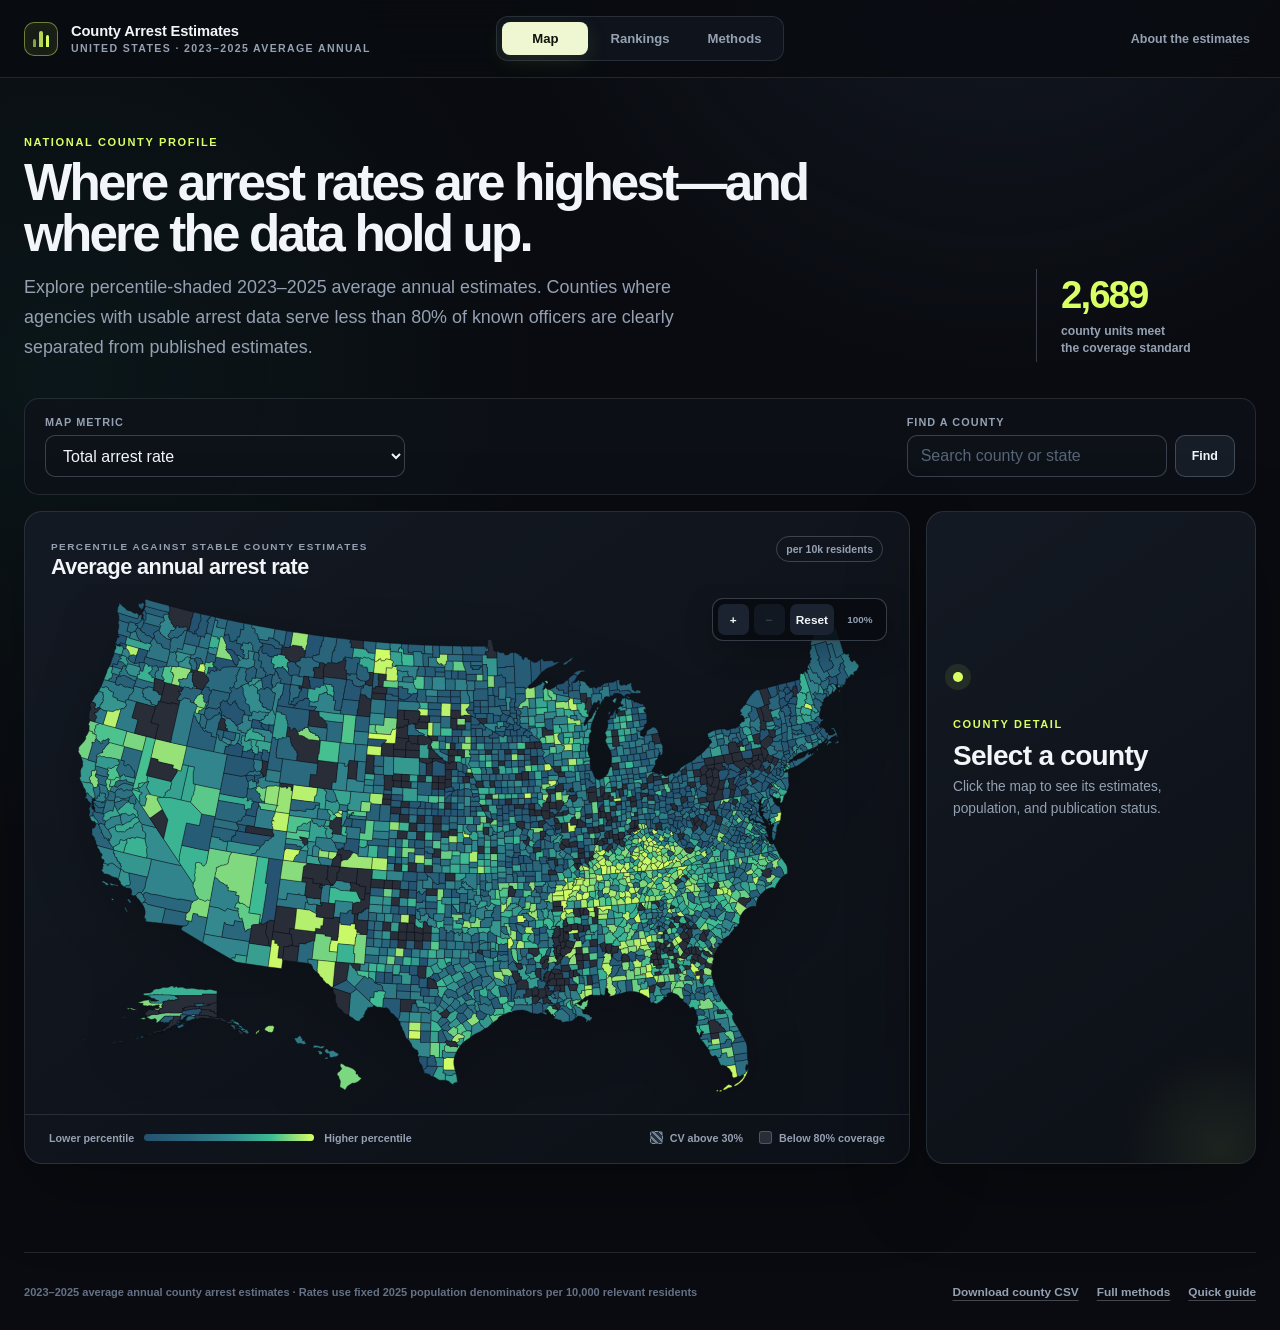
<file: index.html>
<!doctype html>
<html lang="en">
  <head>
    <meta charset="utf-8" />
    <meta name="viewport" content="width=device-width, initial-scale=1" />
    <meta
      name="description"
      content="Explore 2023–2025 average annual county arrest estimates, coverage, racial disparities, and agency contributions."
    />
    <meta name="theme-color" content="#0a0c11" />
    <title>County Arrest Estimates · 2023–2025 average annual</title>
    <link rel="stylesheet" href="assets/styles.css?v=20261027-limited-policing" />
  </head>
  <body>
    <a class="skip-link" href="#main">Skip to content</a>
    <header class="site-header">
      <a class="brand" href="#map" aria-label="County Arrest Estimates home">
        <span class="brand-mark" aria-hidden="true"><i></i><i></i><i></i></span>
        <span>
          <strong>County Arrest Estimates</strong>
          <small>United States · 2023–2025 average annual</small>
        </span>
      </a>
      <nav class="primary-nav" aria-label="Primary navigation">
        <a data-nav="map" href="#map">Map</a>
        <a data-nav="ranking" href="#ranking">Rankings</a>
        <a href="methods.html">Methods</a>
      </nav>
      <button class="method-button" id="method-button" type="button">About the estimates</button>
    </header>

    <main id="main">
      <div class="loading-shell" id="loading-shell" role="status" aria-live="polite">
        <div class="loading-orbit" aria-hidden="true"></div>
        <p>Preparing county estimates…</p>
      </div>

      <section class="view map-view" id="map-view" hidden>
        <div class="view-heading map-heading">
          <div>
            <p class="eyebrow">National county profile</p>
            <h1>Where arrest rates are highest—and where the data hold up.</h1>
            <p class="lede">
              Explore percentile-shaded 2023–2025 average annual estimates. Counties where agencies with usable arrest
              data serve less than 80% of known officers are clearly separated from published estimates.
            </p>
          </div>
          <div class="headline-stat" aria-label="Published coverage summary">
            <span id="published-count">—</span>
            <p>county units meet<br />the coverage standard</p>
          </div>
        </div>

        <div class="map-controls control-bar">
          <label class="field metric-field">
            <span>Map metric</span>
            <select id="map-metric">
              <option value="total_rate">Total arrest rate</option>
              <option value="black_low_rate">Low-level arrest rate — Black residents</option>
              <option value="black_total_rate">Total arrest rate — Black residents</option>
              <option value="low_rate">Low-level arrest rate</option>
              <option value="black_white_difference">Black–White total rate difference</option>
              <option value="black_white_low_difference">Black–White low-level rate difference</option>
            </select>
          </label>
          <form class="county-search" id="map-search-form">
            <label class="field">
              <span>Find a county</span>
              <input id="map-search" list="county-options" placeholder="Search county or state" autocomplete="off" />
            </label>
            <button class="button secondary" type="submit">Find</button>
          </form>
        </div>

        <div class="map-layout">
          <section class="map-card panel" aria-label="Interactive county map">
            <div class="map-meta">
              <div>
                <span class="kicker" id="map-metric-kicker">Percentile against stable county estimates</span>
                <h2 id="map-metric-title">Total arrest rate</h2>
              </div>
              <span class="unit-pill" id="map-metric-unit">per 10k residents</span>
            </div>
            <div class="map-stage" id="map-stage">
              <div class="map-zoom-controls" aria-label="Map zoom controls">
                <button id="map-zoom-in" type="button" aria-label="Zoom in">+</button>
                <button id="map-zoom-out" type="button" aria-label="Zoom out">−</button>
                <button id="map-zoom-reset" type="button" aria-label="Reset map zoom">Reset</button>
                <output id="map-zoom-level" aria-live="polite">100%</output>
              </div>
              <svg id="county-map" viewBox="0 0 1000 620" role="img" aria-labelledby="map-svg-title map-svg-desc">
                <title id="map-svg-title">United States county arrest estimate map</title>
                <desc id="map-svg-desc">Select a county to inspect its estimates and publication status. Zoom in, then drag the map to pan.</desc>
                <defs>
                  <pattern id="unstable-pattern" width="8" height="8" patternUnits="userSpaceOnUse" patternTransform="rotate(45)">
                    <rect width="8" height="8" fill="#27303d"></rect>
                    <rect width="2" height="8" fill="#738094"></rect>
                  </pattern>
                </defs>
                <g id="county-paths"></g>
              </svg>
              <div class="map-tooltip" id="map-tooltip" role="status" hidden></div>
            </div>
            <div class="legend" aria-label="Map legend">
              <div class="legend-gradient"><span>Lower percentile</span><i></i><span>Higher percentile</span></div>
              <div class="legend-status"><span><i class="swatch unstable"></i> CV above 30%</span><span><i class="swatch suppressed"></i> Below 80% coverage</span></div>
            </div>
          </section>

          <aside class="county-peek panel" id="county-peek" aria-live="polite">
            <div class="empty-peek">
              <span class="pulse-dot"></span>
              <p class="eyebrow">County detail</p>
              <h2>Select a county</h2>
              <p>Click the map to see its estimates, population, and publication status.</p>
            </div>
          </aside>
        </div>
      </section>

      <section class="view ranking-view" id="ranking-view" hidden>
        <div class="view-heading ranking-heading">
          <div>
            <p class="eyebrow">Custom comparison</p>
            <h1>Build a ranking that reflects what matters to you.</h1>
            <p class="lede">
              Scores are weighted averages of percentile ranks anchored to stable county estimates,
              so a single extreme value cannot overwhelm the result.
            </p>
          </div>
          <div class="score-key">
            <span>Composite score</span>
            <strong>1—99</strong>
            <small>robust percentile scale</small>
          </div>
        </div>

        <div class="ranking-layout">
          <aside class="ranking-controls panel">
            <div class="control-section">
              <p class="eyebrow">Metric weights</p>
              <h2>Tune the score</h2>
              <p class="control-note">Weights are automatically rescaled to total 100%.</p>
              <div id="weight-controls"></div>
              <button class="text-button" id="reset-weights" type="button">Reset equal weights</button>
            </div>
            <div class="control-section filters">
              <p class="eyebrow">Inclusion filters</p>
              <div class="filter-grid">
                <label class="field"><span class="range-label">Minimum population <output id="min-pop-output">No minimum</output></span><input id="min-pop" type="range" min="0" max="100" step="1" value="0" /></label>
                <label class="field"><span class="range-label">Minimum % Black <output id="min-black-pct-output">5%</output></span><input id="min-black-pct" type="range" min="0" max="100" step="1" value="5" /></label>
                <label class="field"><span>County search</span><input id="ranking-search" type="search" placeholder="Name or state" /></label>
              </div>
              <label class="switch-row">
                <input id="show-unstable-suppressed" type="checkbox" />
                <span class="switch" aria-hidden="true"></span>
                <span>Show counties with high-uncertainty or suppressed values</span>
              </label>
            </div>
          </aside>

          <section class="ranking-results panel" aria-labelledby="ranking-results-title">
            <div class="results-head">
              <div>
                <p class="eyebrow">Ranked counties</p>
                <h2 id="ranking-results-title"><span id="ranking-count">—</span> counties</h2>
              </div>
              <p class="results-note" id="ranking-note">Equal weights · published counties only</p>
            </div>
            <div class="table-wrap ranking-table-wrap">
              <table class="data-table ranking-table">
                <thead>
                  <tr>
                    <th scope="col">Rank</th>
                    <th scope="col">County</th>
                    <th scope="col">Score</th>
                    <th scope="col">Total</th>
                    <th scope="col">Low-level</th>
                    <th scope="col">Black total</th>
                    <th scope="col">Black low-level</th>
                    <th scope="col">Black–White total Δ</th>
                    <th scope="col">Black–White low Δ</th>
                    <th scope="col"><span class="sr-only">Status</span></th>
                  </tr>
                </thead>
                <tbody id="ranking-body"></tbody>
              </table>
            </div>
            <button class="button secondary load-more" id="load-more" type="button">Show 50 more</button>
          </section>
        </div>
      </section>

      <section class="view county-view" id="county-view" hidden>
        <div id="county-content"></div>
      </section>
    </main>

    <footer class="site-footer">
      <p>2023–2025 average annual county arrest estimates · Rates use fixed 2025 population denominators per 10,000 relevant residents</p>
      <div class="footer-actions">
        <a class="text-button" href="data/county-metrics.csv?v=20261027-limited-policing" download>Download county CSV</a>
        <a class="text-button" href="methods.html">Full methods</a>
        <button class="text-button" id="method-footer-button" type="button">Quick guide</button>
      </div>
    </footer>

    <dialog class="method-dialog" id="method-dialog">
      <button class="dialog-close" id="method-close" type="button" aria-label="Close">×</button>
      <p class="eyebrow">Reading the estimates</p>
      <h2>Publication, stability, and interpretation</h2>
      <div class="method-grid">
        <section>
          <span class="method-number">01</span>
          <h3>Coverage first</h3>
          <p>County estimates are generally published when at least 80% of officers are at agencies with one or more credible reporting years during 2023–2025. Selected Florida agency-year sources replace missing national data and NIBRS years whose corrected Florida count is at least twice as high; Florida agency rows reflect those replacements. California county-year sources replace corresponding county components where temporal imputation would otherwise be used. A non-sheriff agency-year with fewer than one corrected arrest per full-time officer is treated as having no usable report.</p>
        </section>
        <section>
          <span class="method-number">02</span>
          <h3>Process-noise uncertainty</h3>
          <p>Each metric has an approximate 90% credible interval based on an NB2 model for ordinary year-to-year count variation. A metric is visually suppressed on the map when its coefficient of variation exceeds 30%. These intervals do not include uncertainty from reporting corrections, source translation, or imputation.</p>
        </section>
        <section>
          <span class="method-number">03</span>
          <h3>Robust comparison</h3>
          <p>Each metric’s percentiles and quartiles are defined using published counties whose NB2 coefficient of variation is no greater than 30%. Higher-uncertainty estimates are then located within that reference distribution without influencing it.</p>
        </section>
        <section>
          <span class="method-number">04</span>
          <h3>Race-specific rates</h3>
          <p>Black arrest numerators use directly reported Black-race shares when available and validated estimates otherwise. Black denominators are Black-alone ACS residents; White denominators are non-Hispanic White-alone residents.</p>
        </section>
      </div>
      <div class="dialog-footnote">
        <strong>These are statistical estimates, not exact counts.</strong>
        Use county cautions and agency provenance to understand how much modeling or data transformation contributes to a result.
        <a href="methods.html">Read the full technical methods.</a>
      </div>
    </dialog>

    <datalist id="county-options"></datalist>
    <script src="assets/app.js?v=20261027-limited-policing" defer></script>
  </body>
</html>
</file>
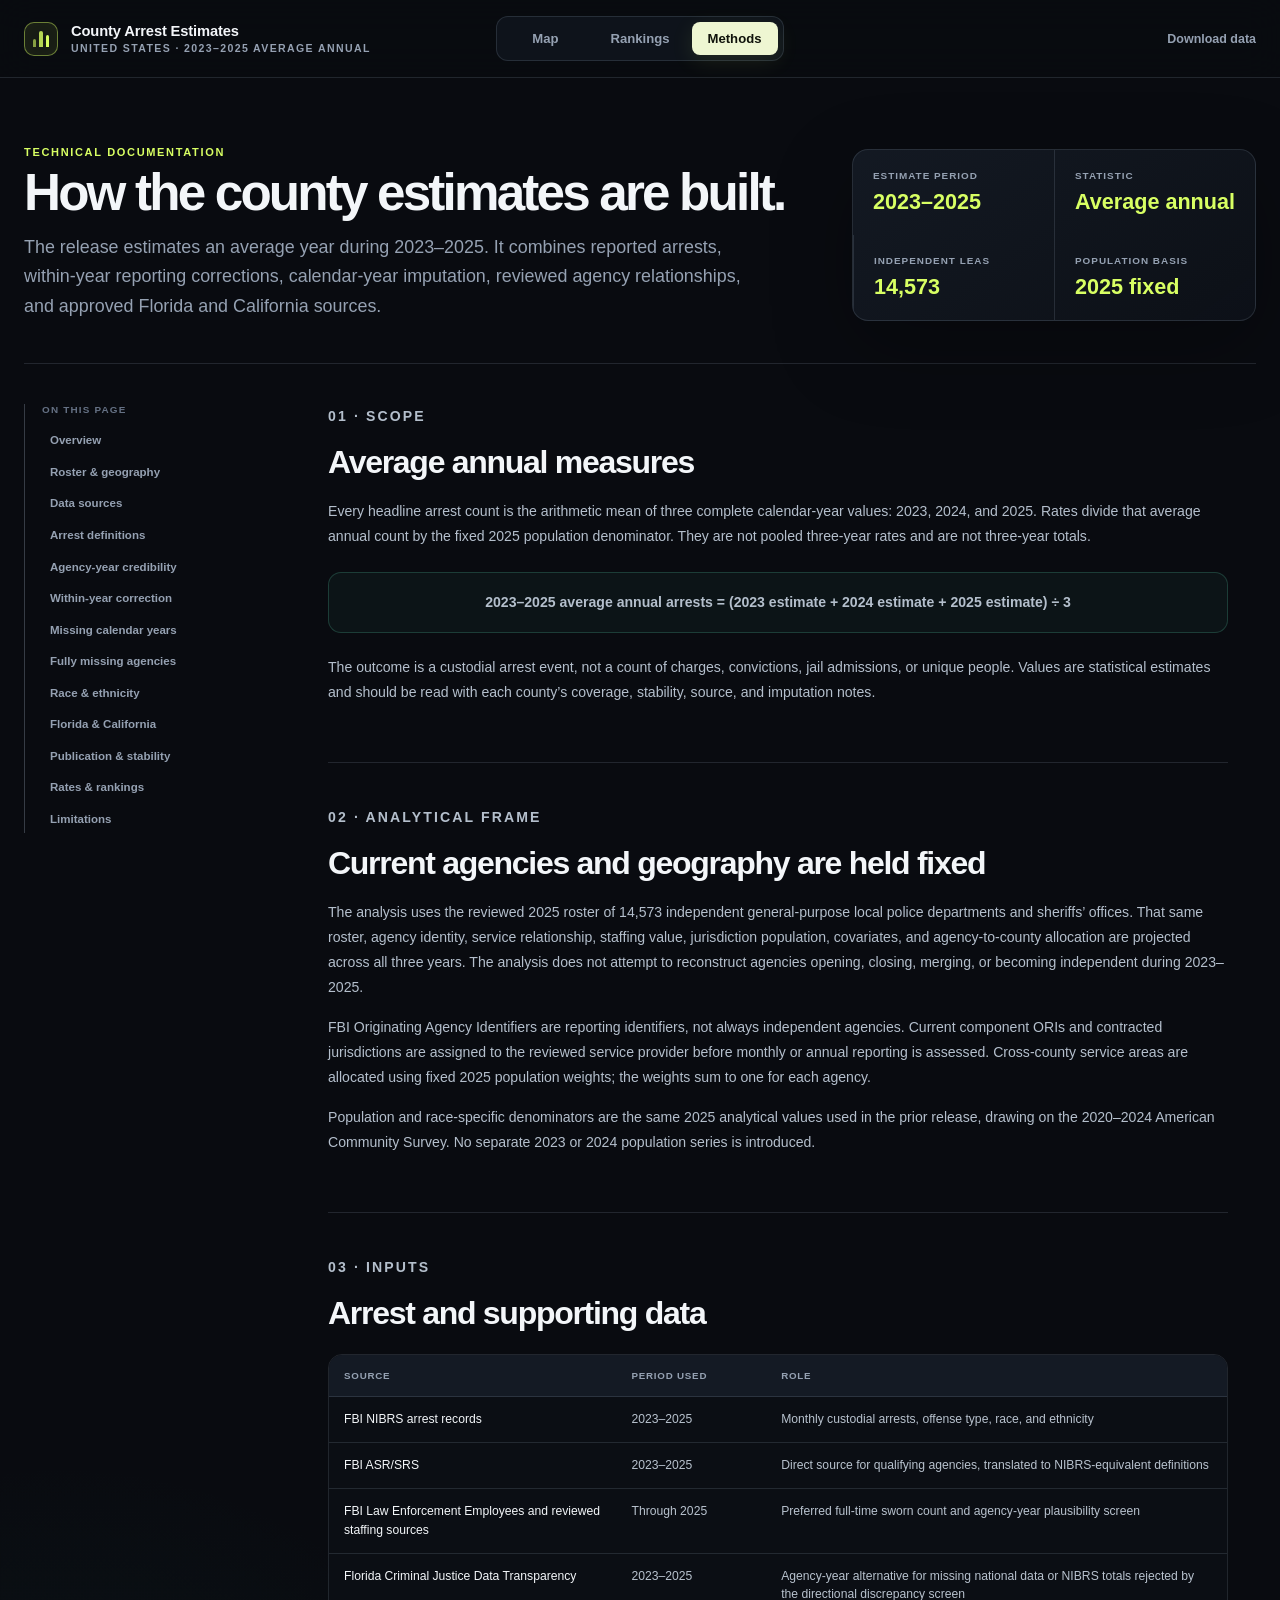
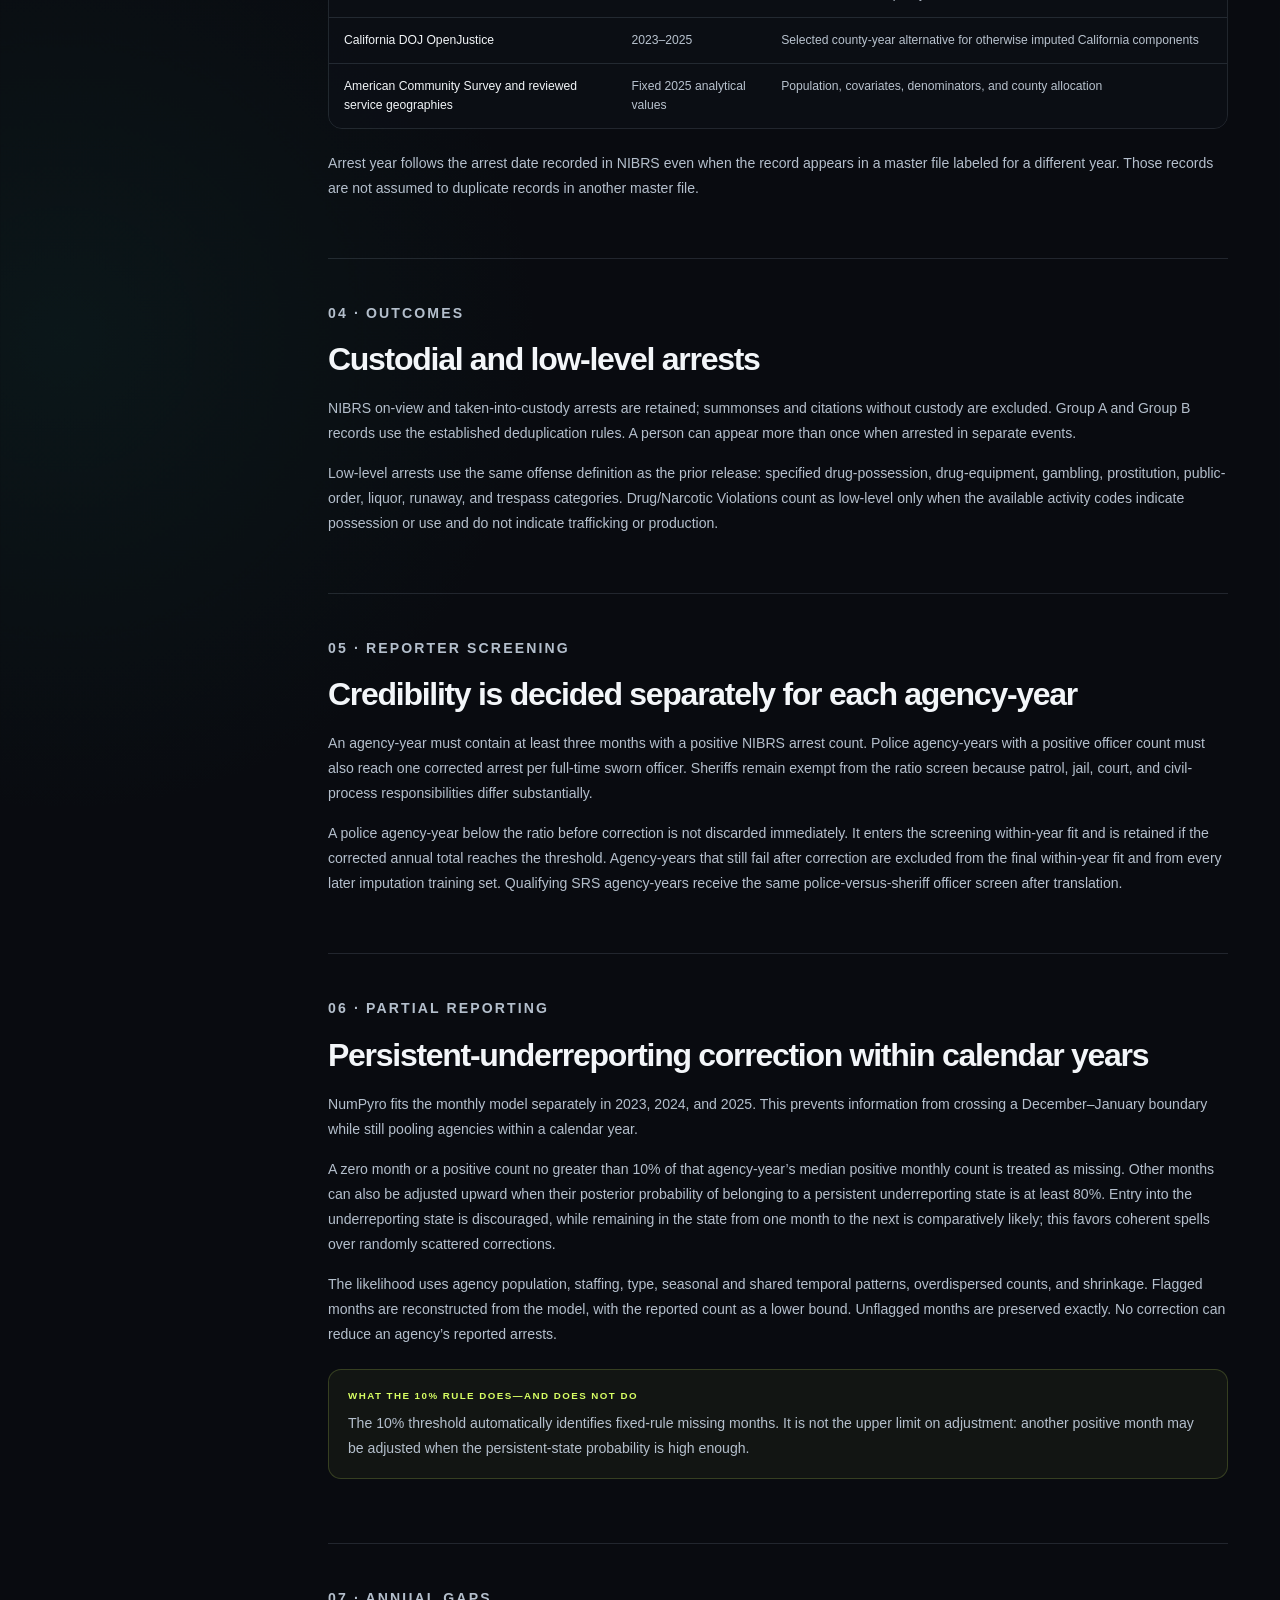
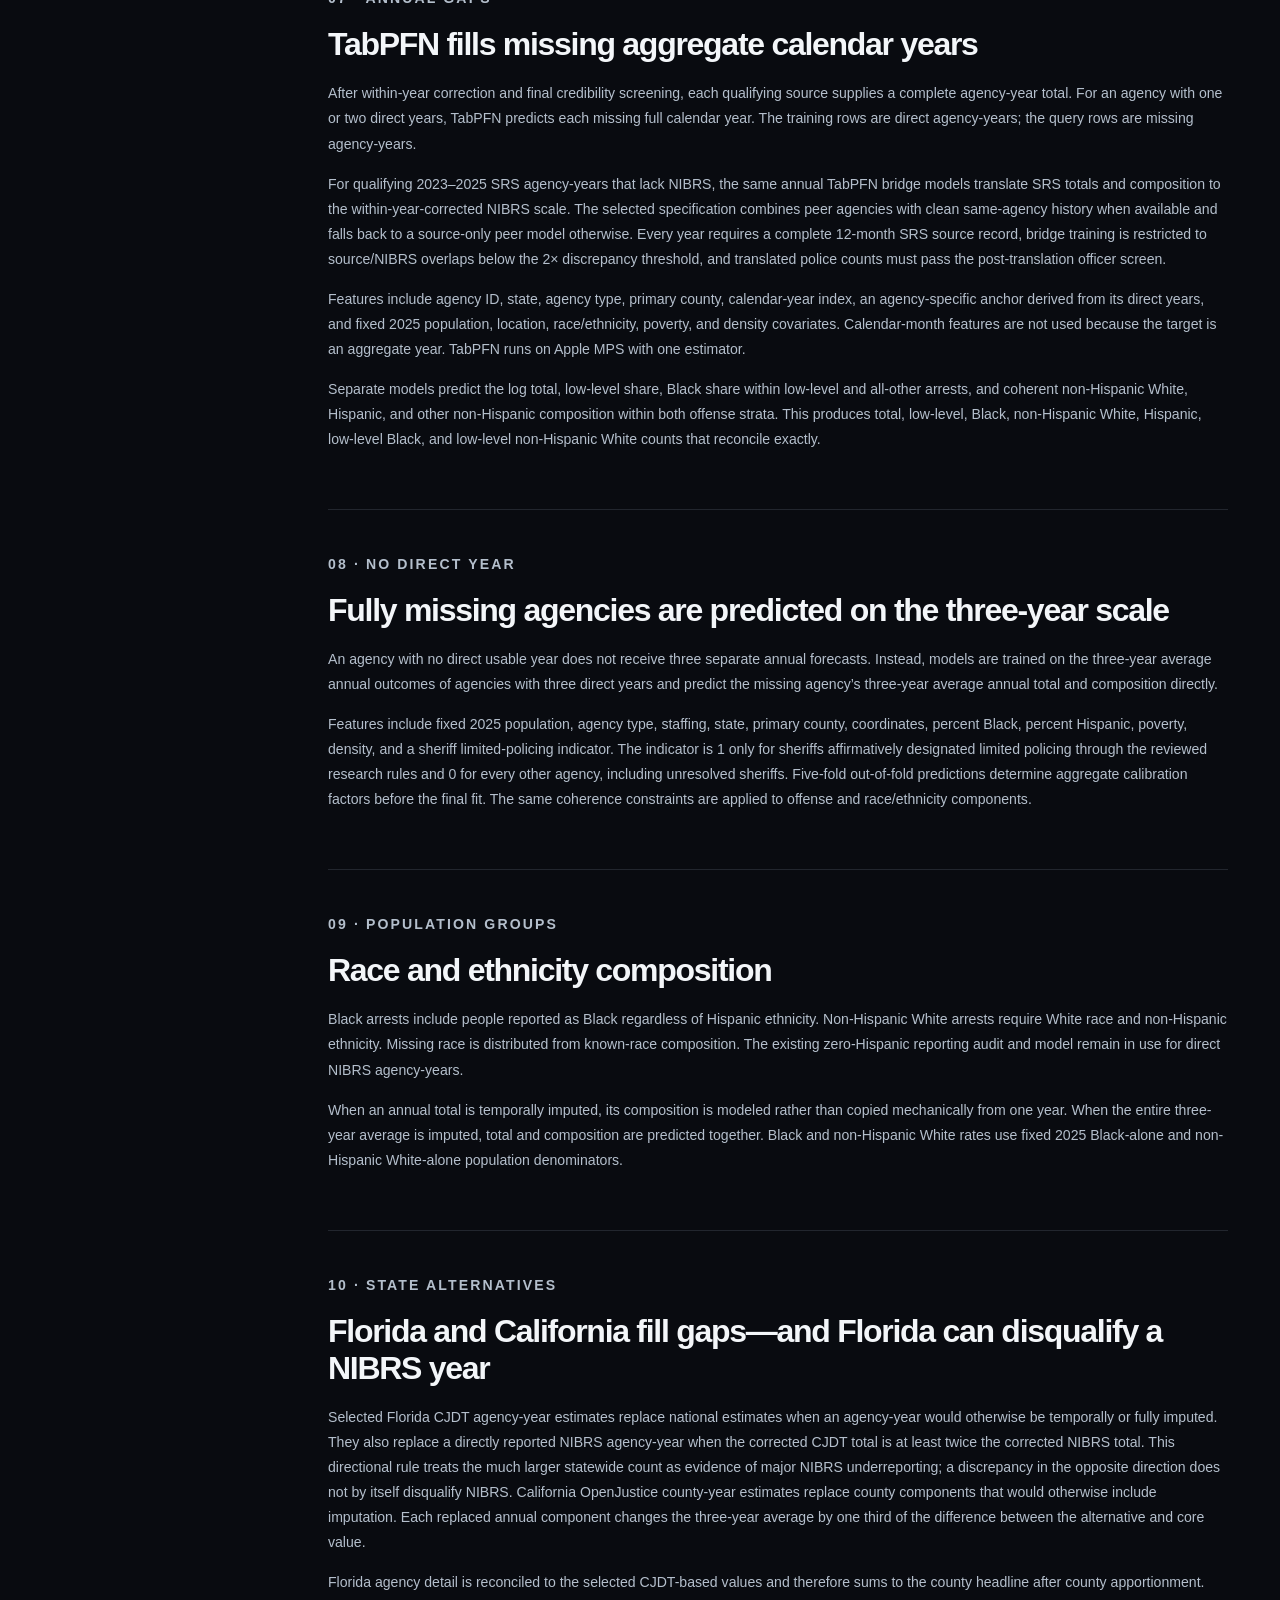
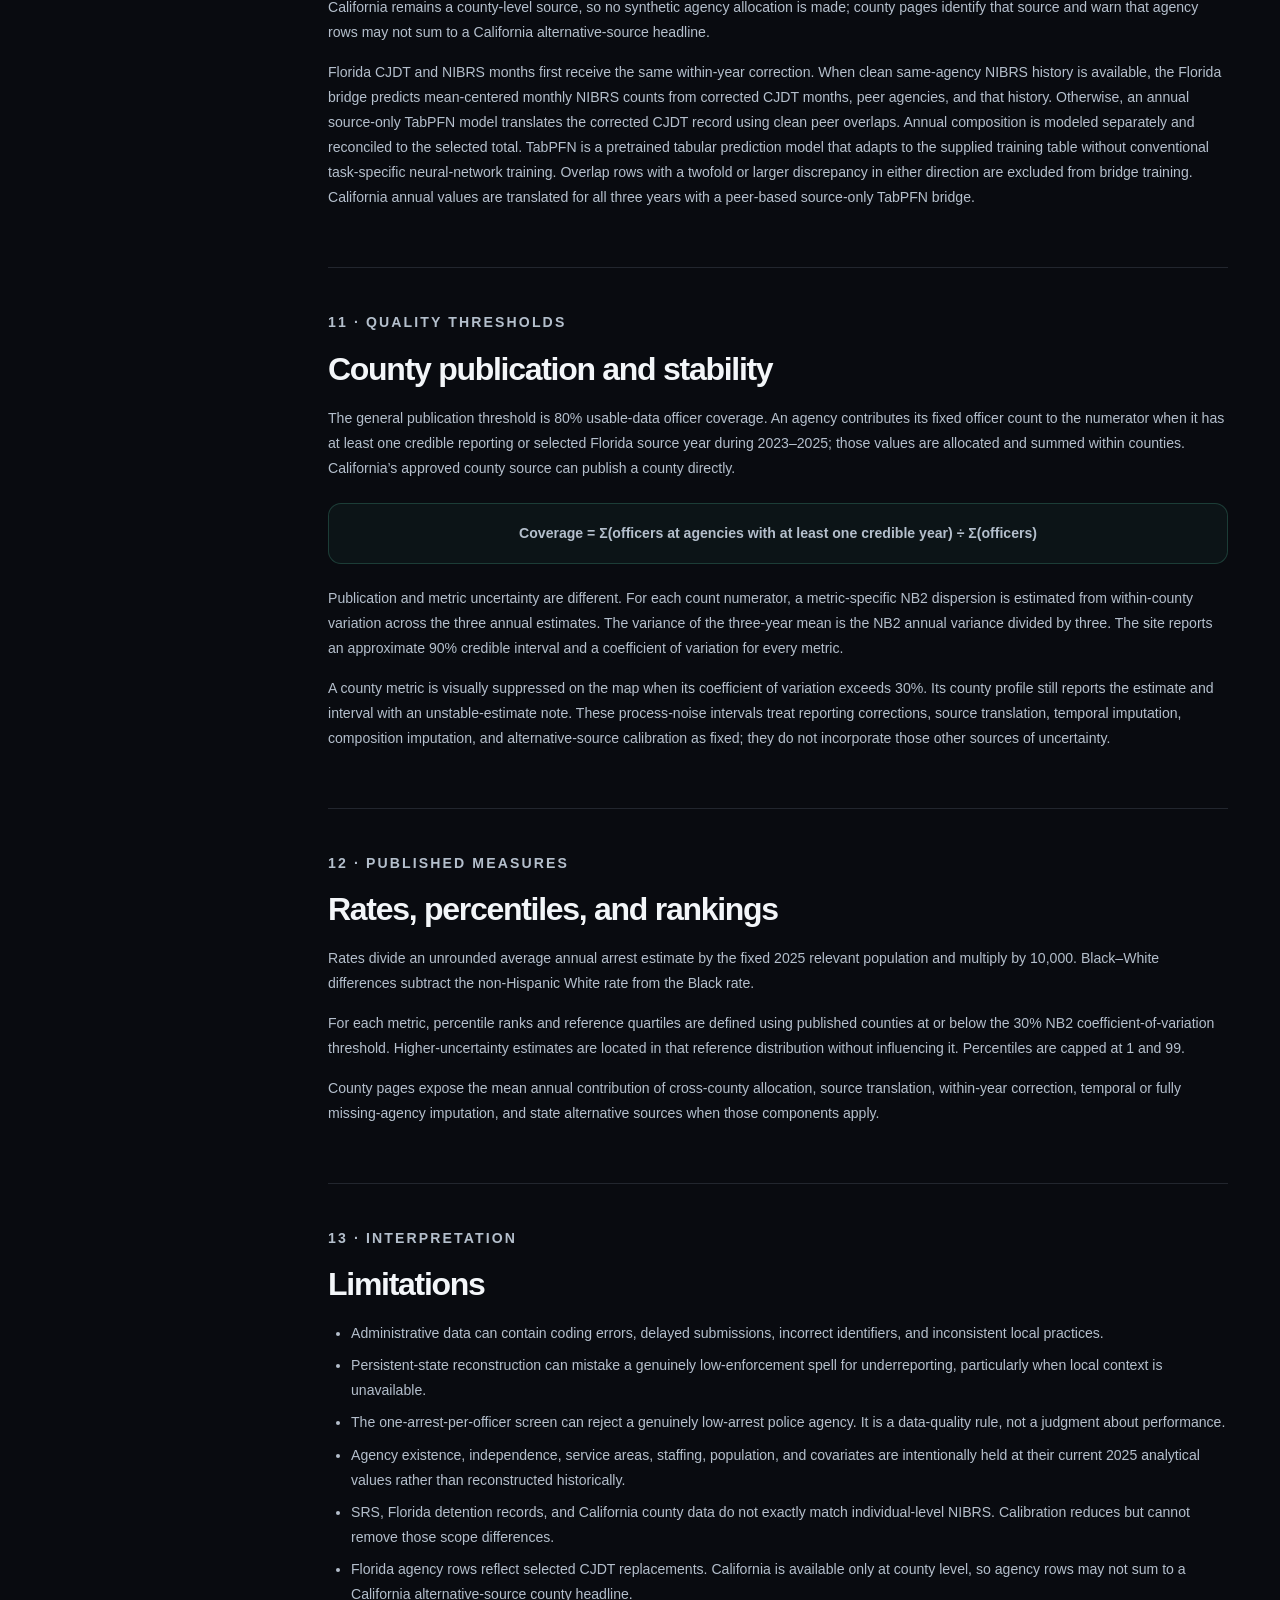
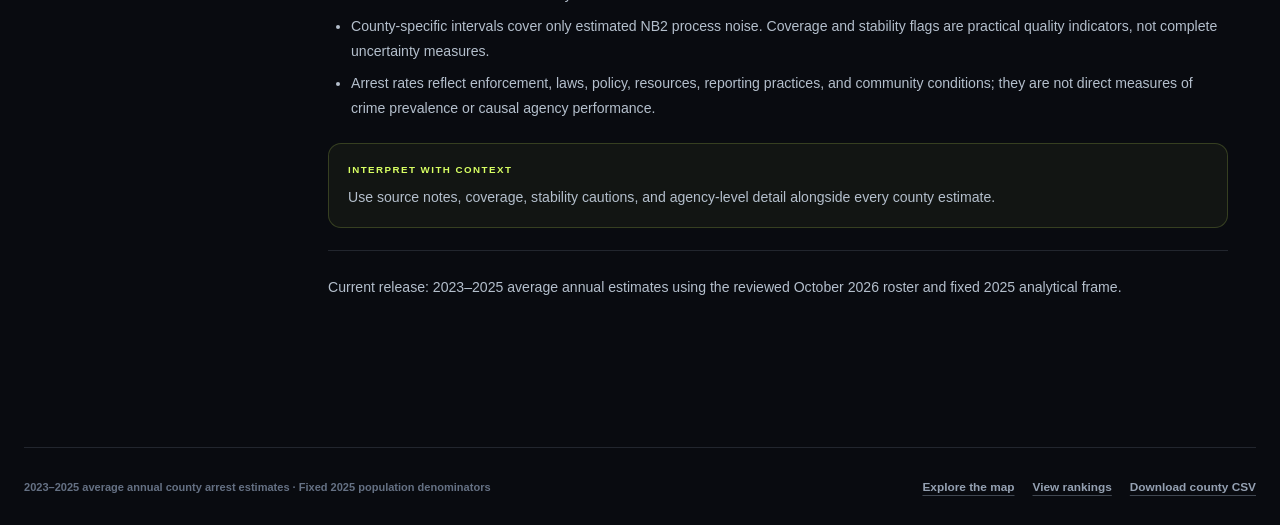
<file: methods.html>
<!doctype html>
<html lang="en">
  <head>
    <meta charset="utf-8" />
    <meta name="viewport" content="width=device-width, initial-scale=1" />
    <meta name="description" content="Methods for the 2023–2025 average annual county arrest estimates." />
    <meta name="theme-color" content="#0a0c11" />
    <title>Methods · County Arrest Estimates</title>
    <link rel="stylesheet" href="assets/styles.css?v=20261027-limited-policing" />
  </head>
  <body>
    <a class="skip-link" href="#main">Skip to content</a>
    <header class="site-header">
      <a class="brand" href="./#map" aria-label="County Arrest Estimates home">
        <span class="brand-mark" aria-hidden="true"><i></i><i></i><i></i></span>
        <span><strong>County Arrest Estimates</strong><small>United States · 2023–2025 average annual</small></span>
      </a>
      <nav class="primary-nav" aria-label="Primary navigation">
        <a href="./#map">Map</a><a href="./#ranking">Rankings</a>
        <a class="active" href="methods.html" aria-current="page">Methods</a>
      </nav>
      <a class="method-button" href="data/county-metrics.csv?v=20261027-limited-policing" download>Download data</a>
    </header>

    <main class="methods-main" id="main">
      <header class="methods-hero">
        <div class="methods-hero-copy">
          <p class="eyebrow">Technical documentation</p>
          <h1>How the county estimates are built.</h1>
          <p class="lede">The release estimates an average year during 2023–2025. It combines reported arrests, within-year reporting corrections, calendar-year imputation, reviewed agency relationships, and approved Florida and California sources.</p>
        </div>
        <div class="methods-release" aria-label="Release summary">
          <div><span>Estimate period</span><strong>2023–2025</strong></div>
          <div><span>Statistic</span><strong>Average annual</strong></div>
          <div><span>Independent LEAs</span><strong>14,573</strong></div>
          <div><span>Population basis</span><strong>2025 fixed</strong></div>
        </div>
      </header>

      <div class="methods-layout">
        <nav class="methods-toc" aria-label="Methods sections">
          <span>On this page</span>
          <a href="#overview">Overview</a><a href="#roster">Roster &amp; geography</a>
          <a href="#sources">Data sources</a><a href="#definitions">Arrest definitions</a>
          <a href="#credibility">Agency-year credibility</a><a href="#within-year">Within-year correction</a>
          <a href="#missing-years">Missing calendar years</a><a href="#fully-missing">Fully missing agencies</a>
          <a href="#composition">Race &amp; ethnicity</a><a href="#alternatives">Florida &amp; California</a>
          <a href="#publication">Publication &amp; stability</a><a href="#rates">Rates &amp; rankings</a>
          <a href="#limitations">Limitations</a>
        </nav>

        <article class="methods-article">
          <section class="methods-section" id="overview">
            <p class="eyebrow">01 · Scope</p><h2>Average annual measures</h2>
            <p>Every headline arrest count is the arithmetic mean of three complete calendar-year values: 2023, 2024, and 2025. Rates divide that average annual count by the fixed 2025 population denominator. They are not pooled three-year rates and are not three-year totals.</p>
            <div class="methods-formula"><p>2023–2025 average annual arrests = (2023 estimate + 2024 estimate + 2025 estimate) ÷ 3</p></div>
            <p>The outcome is a custodial arrest event, not a count of charges, convictions, jail admissions, or unique people. Values are statistical estimates and should be read with each county’s coverage, stability, source, and imputation notes.</p>
          </section>

          <section class="methods-section" id="roster">
            <p class="eyebrow">02 · Analytical frame</p><h2>Current agencies and geography are held fixed</h2>
            <p>The analysis uses the reviewed 2025 roster of 14,573 independent general-purpose local police departments and sheriffs’ offices. That same roster, agency identity, service relationship, staffing value, jurisdiction population, covariates, and agency-to-county allocation are projected across all three years. The analysis does not attempt to reconstruct agencies opening, closing, merging, or becoming independent during 2023–2025.</p>
            <p>FBI Originating Agency Identifiers are reporting identifiers, not always independent agencies. Current component ORIs and contracted jurisdictions are assigned to the reviewed service provider before monthly or annual reporting is assessed. Cross-county service areas are allocated using fixed 2025 population weights; the weights sum to one for each agency.</p>
            <p>Population and race-specific denominators are the same 2025 analytical values used in the prior release, drawing on the 2020–2024 American Community Survey. No separate 2023 or 2024 population series is introduced.</p>
          </section>

          <section class="methods-section" id="sources">
            <p class="eyebrow">03 · Inputs</p><h2>Arrest and supporting data</h2>
            <div class="methods-table-wrap"><table class="methods-table">
              <thead><tr><th>Source</th><th>Period used</th><th>Role</th></tr></thead>
              <tbody>
                <tr><td>FBI NIBRS arrest records</td><td>2023–2025</td><td>Monthly custodial arrests, offense type, race, and ethnicity</td></tr>
                <tr><td>FBI ASR/SRS</td><td>2023–2025</td><td>Direct source for qualifying agencies, translated to NIBRS-equivalent definitions</td></tr>
                <tr><td>FBI Law Enforcement Employees and reviewed staffing sources</td><td>Through 2025</td><td>Preferred full-time sworn count and agency-year plausibility screen</td></tr>
                <tr><td>Florida Criminal Justice Data Transparency</td><td>2023–2025</td><td>Agency-year alternative for missing national data or NIBRS totals rejected by the directional discrepancy screen</td></tr>
                <tr><td>California DOJ OpenJustice</td><td>2023–2025</td><td>Selected county-year alternative for otherwise imputed California components</td></tr>
                <tr><td>American Community Survey and reviewed service geographies</td><td>Fixed 2025 analytical values</td><td>Population, covariates, denominators, and county allocation</td></tr>
              </tbody>
            </table></div>
            <p>Arrest year follows the arrest date recorded in NIBRS even when the record appears in a master file labeled for a different year. Those records are not assumed to duplicate records in another master file.</p>
          </section>

          <section class="methods-section" id="definitions">
            <p class="eyebrow">04 · Outcomes</p><h2>Custodial and low-level arrests</h2>
            <p>NIBRS on-view and taken-into-custody arrests are retained; summonses and citations without custody are excluded. Group A and Group B records use the established deduplication rules. A person can appear more than once when arrested in separate events.</p>
            <p>Low-level arrests use the same offense definition as the prior release: specified drug-possession, drug-equipment, gambling, prostitution, public-order, liquor, runaway, and trespass categories. Drug/Narcotic Violations count as low-level only when the available activity codes indicate possession or use and do not indicate trafficking or production.</p>
          </section>

          <section class="methods-section" id="credibility">
            <p class="eyebrow">05 · Reporter screening</p><h2>Credibility is decided separately for each agency-year</h2>
            <p>An agency-year must contain at least three months with a positive NIBRS arrest count. Police agency-years with a positive officer count must also reach one corrected arrest per full-time sworn officer. Sheriffs remain exempt from the ratio screen because patrol, jail, court, and civil-process responsibilities differ substantially.</p>
            <p>A police agency-year below the ratio before correction is not discarded immediately. It enters the screening within-year fit and is retained if the corrected annual total reaches the threshold. Agency-years that still fail after correction are excluded from the final within-year fit and from every later imputation training set. Qualifying SRS agency-years receive the same police-versus-sheriff officer screen after translation.</p>
          </section>

          <section class="methods-section" id="within-year">
            <p class="eyebrow">06 · Partial reporting</p><h2>Persistent-underreporting correction within calendar years</h2>
            <p>NumPyro fits the monthly model separately in 2023, 2024, and 2025. This prevents information from crossing a December–January boundary while still pooling agencies within a calendar year.</p>
            <p>A zero month or a positive count no greater than 10% of that agency-year’s median positive monthly count is treated as missing. Other months can also be adjusted upward when their posterior probability of belonging to a persistent underreporting state is at least 80%. Entry into the underreporting state is discouraged, while remaining in the state from one month to the next is comparatively likely; this favors coherent spells over randomly scattered corrections.</p>
            <p>The likelihood uses agency population, staffing, type, seasonal and shared temporal patterns, overdispersed counts, and shrinkage. Flagged months are reconstructed from the model, with the reported count as a lower bound. Unflagged months are preserved exactly. No correction can reduce an agency’s reported arrests.</p>
            <div class="methods-callout"><p class="eyebrow">What the 10% rule does—and does not do</p><p>The 10% threshold automatically identifies fixed-rule missing months. It is not the upper limit on adjustment: another positive month may be adjusted when the persistent-state probability is high enough.</p></div>
          </section>

          <section class="methods-section" id="missing-years">
            <p class="eyebrow">07 · Annual gaps</p><h2>TabPFN fills missing aggregate calendar years</h2>
            <p>After within-year correction and final credibility screening, each qualifying source supplies a complete agency-year total. For an agency with one or two direct years, TabPFN predicts each missing full calendar year. The training rows are direct agency-years; the query rows are missing agency-years.</p>
            <p>For qualifying 2023–2025 SRS agency-years that lack NIBRS, the same annual TabPFN bridge models translate SRS totals and composition to the within-year-corrected NIBRS scale. The selected specification combines peer agencies with clean same-agency history when available and falls back to a source-only peer model otherwise. Every year requires a complete 12-month SRS source record, bridge training is restricted to source/NIBRS overlaps below the 2× discrepancy threshold, and translated police counts must pass the post-translation officer screen.</p>
            <p>Features include agency ID, state, agency type, primary county, calendar-year index, an agency-specific anchor derived from its direct years, and fixed 2025 population, location, race/ethnicity, poverty, and density covariates. Calendar-month features are not used because the target is an aggregate year. TabPFN runs on Apple MPS with one estimator.</p>
            <p>Separate models predict the log total, low-level share, Black share within low-level and all-other arrests, and coherent non-Hispanic White, Hispanic, and other non-Hispanic composition within both offense strata. This produces total, low-level, Black, non-Hispanic White, Hispanic, low-level Black, and low-level non-Hispanic White counts that reconcile exactly.</p>
          </section>

          <section class="methods-section" id="fully-missing">
            <p class="eyebrow">08 · No direct year</p><h2>Fully missing agencies are predicted on the three-year scale</h2>
            <p>An agency with no direct usable year does not receive three separate annual forecasts. Instead, models are trained on the three-year average annual outcomes of agencies with three direct years and predict the missing agency’s three-year average annual total and composition directly.</p>
            <p>Features include fixed 2025 population, agency type, staffing, state, primary county, coordinates, percent Black, percent Hispanic, poverty, density, and a sheriff limited-policing indicator. The indicator is 1 only for sheriffs affirmatively designated limited policing through the reviewed research rules and 0 for every other agency, including unresolved sheriffs. Five-fold out-of-fold predictions determine aggregate calibration factors before the final fit. The same coherence constraints are applied to offense and race/ethnicity components.</p>
          </section>

          <section class="methods-section" id="composition">
            <p class="eyebrow">09 · Population groups</p><h2>Race and ethnicity composition</h2>
            <p>Black arrests include people reported as Black regardless of Hispanic ethnicity. Non-Hispanic White arrests require White race and non-Hispanic ethnicity. Missing race is distributed from known-race composition. The existing zero-Hispanic reporting audit and model remain in use for direct NIBRS agency-years.</p>
            <p>When an annual total is temporally imputed, its composition is modeled rather than copied mechanically from one year. When the entire three-year average is imputed, total and composition are predicted together. Black and non-Hispanic White rates use fixed 2025 Black-alone and non-Hispanic White-alone population denominators.</p>
          </section>

          <section class="methods-section" id="alternatives">
            <p class="eyebrow">10 · State alternatives</p><h2>Florida and California fill gaps—and Florida can disqualify a NIBRS year</h2>
            <p>Selected Florida CJDT agency-year estimates replace national estimates when an agency-year would otherwise be temporally or fully imputed. They also replace a directly reported NIBRS agency-year when the corrected CJDT total is at least twice the corrected NIBRS total. This directional rule treats the much larger statewide count as evidence of major NIBRS underreporting; a discrepancy in the opposite direction does not by itself disqualify NIBRS. California OpenJustice county-year estimates replace county components that would otherwise include imputation. Each replaced annual component changes the three-year average by one third of the difference between the alternative and core value.</p>
            <p>Florida agency detail is reconciled to the selected CJDT-based values and therefore sums to the county headline after county apportionment. California remains a county-level source, so no synthetic agency allocation is made; county pages identify that source and warn that agency rows may not sum to a California alternative-source headline.</p>
            <p>Florida CJDT and NIBRS months first receive the same within-year correction. When clean same-agency NIBRS history is available, the Florida bridge predicts mean-centered monthly NIBRS counts from corrected CJDT months, peer agencies, and that history. Otherwise, an annual source-only TabPFN model translates the corrected CJDT record using clean peer overlaps. Annual composition is modeled separately and reconciled to the selected total. TabPFN is a pretrained tabular prediction model that adapts to the supplied training table without conventional task-specific neural-network training. Overlap rows with a twofold or larger discrepancy in either direction are excluded from bridge training. California annual values are translated for all three years with a peer-based source-only TabPFN bridge.</p>
          </section>

          <section class="methods-section" id="publication">
            <p class="eyebrow">11 · Quality thresholds</p><h2>County publication and stability</h2>
            <p>The general publication threshold is 80% usable-data officer coverage. An agency contributes its fixed officer count to the numerator when it has at least one credible reporting or selected Florida source year during 2023–2025; those values are allocated and summed within counties. California’s approved county source can publish a county directly.</p>
            <div class="methods-formula"><p>Coverage = Σ(officers at agencies with at least one credible year) ÷ Σ(officers)</p></div>
            <p>Publication and metric uncertainty are different. For each count numerator, a metric-specific NB2 dispersion is estimated from within-county variation across the three annual estimates. The variance of the three-year mean is the NB2 annual variance divided by three. The site reports an approximate 90% credible interval and a coefficient of variation for every metric.</p>
            <p>A county metric is visually suppressed on the map when its coefficient of variation exceeds 30%. Its county profile still reports the estimate and interval with an unstable-estimate note. These process-noise intervals treat reporting corrections, source translation, temporal imputation, composition imputation, and alternative-source calibration as fixed; they do not incorporate those other sources of uncertainty.</p>
          </section>

          <section class="methods-section" id="rates">
            <p class="eyebrow">12 · Published measures</p><h2>Rates, percentiles, and rankings</h2>
            <p>Rates divide an unrounded average annual arrest estimate by the fixed 2025 relevant population and multiply by 10,000. Black–White differences subtract the non-Hispanic White rate from the Black rate.</p>
            <p>For each metric, percentile ranks and reference quartiles are defined using published counties at or below the 30% NB2 coefficient-of-variation threshold. Higher-uncertainty estimates are located in that reference distribution without influencing it. Percentiles are capped at 1 and 99.</p>
            <p>County pages expose the mean annual contribution of cross-county allocation, source translation, within-year correction, temporal or fully missing-agency imputation, and state alternative sources when those components apply.</p>
          </section>

          <section class="methods-section" id="limitations">
            <p class="eyebrow">13 · Interpretation</p><h2>Limitations</h2>
            <ul>
              <li>Administrative data can contain coding errors, delayed submissions, incorrect identifiers, and inconsistent local practices.</li>
              <li>Persistent-state reconstruction can mistake a genuinely low-enforcement spell for underreporting, particularly when local context is unavailable.</li>
              <li>The one-arrest-per-officer screen can reject a genuinely low-arrest police agency. It is a data-quality rule, not a judgment about performance.</li>
              <li>Agency existence, independence, service areas, staffing, population, and covariates are intentionally held at their current 2025 analytical values rather than reconstructed historically.</li>
              <li>SRS, Florida detention records, and California county data do not exactly match individual-level NIBRS. Calibration reduces but cannot remove those scope differences.</li>
              <li>Florida agency rows reflect selected CJDT replacements. California is available only at county level, so agency rows may not sum to a California alternative-source county headline.</li>
              <li>County-specific intervals cover only estimated NB2 process noise. Coverage and stability flags are practical quality indicators, not complete uncertainty measures.</li>
              <li>Arrest rates reflect enforcement, laws, policy, resources, reporting practices, and community conditions; they are not direct measures of crime prevalence or causal agency performance.</li>
            </ul>
            <div class="methods-callout"><p class="eyebrow">Interpret with context</p><p>Use source notes, coverage, stability cautions, and agency-level detail alongside every county estimate.</p></div>
            <p class="methods-footer-note">Current release: 2023–2025 average annual estimates using the reviewed October 2026 roster and fixed 2025 analytical frame.</p>
          </section>
        </article>
      </div>
    </main>

    <footer class="site-footer">
      <p>2023–2025 average annual county arrest estimates · Fixed 2025 population denominators</p>
      <div class="footer-actions"><a class="text-button" href="./#map">Explore the map</a><a class="text-button" href="./#ranking">View rankings</a><a class="text-button" href="data/county-metrics.csv?v=20261027-limited-policing" download>Download county CSV</a></div>
    </footer>
  </body>
</html>
</file>
<file: assets/styles.css>
:root {
  color-scheme: dark;
  --bg: #090b10;
  --bg-soft: #0d1118;
  --panel: rgba(18, 23, 32, 0.88);
  --panel-strong: #141a24;
  --line: rgba(184, 201, 222, 0.14);
  --line-strong: rgba(184, 201, 222, 0.26);
  --text: #f3f6f9;
  --muted: #95a1b2;
  --faint: #657184;
  --acid: #d8ff63;
  --mint: #5fe0b7;
  --cyan: #63c6e8;
  --amber: #ffca68;
  --coral: #ff7a8a;
  --violet: #9b8cff;
  --suppressed: #282d38;
  --radius: 18px;
  --shadow: 0 26px 80px rgba(0, 0, 0, 0.28);
  --max: 1500px;
}

* {
  box-sizing: border-box;
}

[hidden] {
  display: none !important;
}

html {
  background: var(--bg);
  scroll-behavior: smooth;
}

body {
  margin: 0;
  min-width: 320px;
  min-height: 100vh;
  background:
    radial-gradient(circle at 78% -10%, rgba(82, 104, 145, 0.16), transparent 32rem),
    radial-gradient(circle at 5% 28%, rgba(36, 160, 135, 0.08), transparent 30rem),
    var(--bg);
  color: var(--text);
  font-family: Inter, ui-sans-serif, -apple-system, BlinkMacSystemFont, "Segoe UI", sans-serif;
  font-feature-settings: "tnum" 1, "ss01" 1;
  -webkit-font-smoothing: antialiased;
}

button,
input,
select {
  font: inherit;
}

button,
a,
input,
select {
  outline-color: var(--acid);
  outline-offset: 3px;
}

a {
  color: inherit;
}

.skip-link {
  position: fixed;
  z-index: 100;
  top: 12px;
  left: 12px;
  transform: translateY(-200%);
  border-radius: 8px;
  background: var(--acid);
  color: #11150a;
  padding: 10px 14px;
  font-weight: 800;
}

.skip-link:focus {
  transform: none;
}

.site-header {
  position: sticky;
  z-index: 30;
  top: 0;
  display: grid;
  grid-template-columns: 1fr auto 1fr;
  align-items: center;
  min-height: 78px;
  padding: 0 max(24px, calc((100vw - var(--max)) / 2));
  border-bottom: 1px solid var(--line);
  background: rgba(9, 11, 16, 0.82);
  backdrop-filter: blur(18px);
}

.brand {
  display: inline-flex;
  align-items: center;
  gap: 13px;
  width: fit-content;
  text-decoration: none;
}

.brand strong,
.brand small {
  display: block;
}

.brand strong {
  font-size: 0.92rem;
  letter-spacing: -0.01em;
}

.brand small {
  margin-top: 3px;
  color: var(--muted);
  font-size: 0.66rem;
  font-weight: 700;
  letter-spacing: 0.13em;
  text-transform: uppercase;
}

.brand-mark {
  position: relative;
  display: inline-flex;
  align-items: end;
  gap: 3px;
  width: 34px;
  height: 34px;
  padding: 8px;
  border: 1px solid rgba(216, 255, 99, 0.45);
  border-radius: 10px;
  background: rgba(216, 255, 99, 0.06);
  box-shadow: inset 0 0 24px rgba(216, 255, 99, 0.05);
}

.brand-mark i {
  display: block;
  width: 4px;
  border-radius: 3px 3px 0 0;
  background: var(--acid);
}

.brand-mark i:nth-child(1) { height: 8px; opacity: 0.58; }
.brand-mark i:nth-child(2) { height: 16px; opacity: 0.82; }
.brand-mark i:nth-child(3) { height: 12px; }

.primary-nav {
  display: flex;
  align-items: center;
  gap: 6px;
  padding: 5px;
  border: 1px solid var(--line);
  border-radius: 12px;
  background: rgba(19, 24, 34, 0.72);
}

.primary-nav a {
  min-width: 86px;
  border-radius: 8px;
  color: var(--muted);
  padding: 9px 16px;
  text-align: center;
  text-decoration: none;
  font-size: 0.82rem;
  font-weight: 750;
}

.primary-nav a.active {
  background: #eef6d2;
  color: #10130b;
  box-shadow: 0 6px 22px rgba(216, 255, 99, 0.1);
}

.method-button {
  justify-self: end;
  border: 0;
  background: transparent;
  color: var(--muted);
  cursor: pointer;
  font-size: 0.78rem;
  font-weight: 700;
  text-decoration: none;
}

.method-button:hover,
.text-button:hover {
  color: var(--text);
}

main {
  width: min(var(--max), calc(100% - 48px));
  min-height: calc(100vh - 156px);
  margin: 0 auto;
}

.view {
  padding: 58px 0 88px;
  animation: reveal 240ms ease-out;
}

@keyframes reveal {
  from { opacity: 0; transform: translateY(8px); }
  to { opacity: 1; transform: translateY(0); }
}

.view-heading {
  display: flex;
  align-items: end;
  justify-content: space-between;
  gap: 36px;
  margin-bottom: 36px;
}

.view-heading > div:first-child {
  max-width: 850px;
}

.eyebrow,
.kicker {
  margin: 0 0 10px;
  color: var(--acid);
  font-size: 0.69rem;
  font-weight: 800;
  letter-spacing: 0.15em;
  text-transform: uppercase;
}

h1,
h2,
h3,
p {
  margin-top: 0;
}

h1 {
  margin-bottom: 14px;
  font-size: clamp(2.05rem, 4vw, 4rem);
  font-weight: 620;
  letter-spacing: -0.055em;
  line-height: 0.99;
}

h2 {
  margin-bottom: 10px;
  font-size: 1.35rem;
  letter-spacing: -0.025em;
}

h3 {
  margin-bottom: 7px;
  font-size: 0.96rem;
}

.lede {
  max-width: 720px;
  margin-bottom: 0;
  color: var(--muted);
  font-size: clamp(0.98rem, 1.4vw, 1.12rem);
  line-height: 1.65;
}

.headline-stat,
.score-key {
  flex: 0 0 auto;
  min-width: 220px;
  border-left: 1px solid var(--line-strong);
  padding: 4px 0 4px 24px;
}

.headline-stat span,
.score-key strong {
  display: block;
  margin-bottom: 6px;
  color: var(--acid);
  font-size: 2.4rem;
  font-weight: 560;
  letter-spacing: -0.05em;
}

.headline-stat p,
.score-key span,
.score-key small {
  margin: 0;
  color: var(--muted);
  font-size: 0.76rem;
  font-weight: 700;
  line-height: 1.45;
}

.score-key span,
.score-key small {
  display: block;
}

.panel {
  border: 1px solid var(--line);
  border-radius: var(--radius);
  background: linear-gradient(145deg, rgba(20, 26, 36, 0.96), rgba(13, 17, 24, 0.94));
  box-shadow: var(--shadow);
}

.control-bar {
  display: flex;
  align-items: end;
  justify-content: space-between;
  gap: 20px;
  margin-bottom: 16px;
  padding: 17px 20px;
  border: 1px solid var(--line);
  border-radius: 15px;
  background: rgba(14, 18, 25, 0.72);
}

.field {
  display: grid;
  gap: 7px;
}

.field > span {
  color: var(--muted);
  font-size: 0.68rem;
  font-weight: 800;
  letter-spacing: 0.095em;
  text-transform: uppercase;
}

input,
select {
  min-height: 42px;
  border: 1px solid var(--line-strong);
  border-radius: 10px;
  background: #0d1219;
  color: var(--text);
  padding: 0 13px;
}

input::placeholder {
  color: #586477;
}

select {
  min-width: 360px;
}

.county-search {
  display: flex;
  align-items: end;
  gap: 8px;
}

.county-search input {
  min-width: 260px;
}

.button {
  display: inline-flex;
  align-items: center;
  justify-content: center;
  min-height: 42px;
  border: 1px solid transparent;
  border-radius: 10px;
  padding: 0 16px;
  cursor: pointer;
  font-size: 0.78rem;
  font-weight: 800;
  text-decoration: none;
}

.button.primary {
  background: var(--acid);
  color: #11150a;
}

.button.primary:hover {
  background: #e5ff92;
}

.button.secondary {
  border-color: var(--line-strong);
  background: #171d27;
  color: var(--text);
}

.button.secondary:hover {
  border-color: rgba(216, 255, 99, 0.4);
}

.map-layout {
  display: grid;
  grid-template-columns: minmax(0, 1fr) 330px;
  gap: 16px;
  align-items: stretch;
}

.map-card {
  min-width: 0;
  overflow: hidden;
}

.map-meta {
  display: flex;
  align-items: start;
  justify-content: space-between;
  gap: 20px;
  padding: 24px 26px 4px;
}

.map-meta h2 {
  margin-bottom: 0;
}

.kicker {
  color: var(--muted);
  font-size: 0.62rem;
}

.unit-pill,
.status-chip,
.badge {
  display: inline-flex;
  align-items: center;
  border: 1px solid var(--line-strong);
  border-radius: 999px;
  color: var(--muted);
  padding: 6px 9px;
  font-size: 0.66rem;
  font-weight: 800;
  white-space: nowrap;
}

.map-stage {
  position: relative;
  min-height: 530px;
  padding: 0 16px;
  overflow: hidden;
}

#county-map {
  display: block;
  width: 100%;
  height: auto;
  min-height: 490px;
  filter: drop-shadow(0 18px 30px rgba(0, 0, 0, 0.2));
  cursor: zoom-in;
  touch-action: pan-y;
  user-select: none;
}

#county-map.zoomed {
  cursor: grab;
  touch-action: none;
}

#county-map.dragging {
  cursor: grabbing;
}

.map-zoom-controls {
  position: absolute;
  z-index: 8;
  top: 14px;
  right: 22px;
  display: flex;
  align-items: center;
  gap: 5px;
  border: 1px solid var(--line-strong);
  border-radius: 11px;
  background: rgba(8, 12, 17, 0.9);
  box-shadow: 0 10px 28px rgba(0, 0, 0, 0.25);
  padding: 5px;
}

.map-zoom-controls button {
  min-width: 31px;
  min-height: 31px;
  border: 0;
  border-radius: 7px;
  background: #1b2330;
  color: var(--text);
  cursor: pointer;
  font: inherit;
  font-size: 0.74rem;
  font-weight: 800;
}

.map-zoom-controls button:hover:not(:disabled),
.map-zoom-controls button:focus-visible {
  background: #2c3746;
  color: var(--acid);
}

.map-zoom-controls button:disabled {
  color: #596474;
  cursor: default;
  opacity: 0.55;
}

.map-zoom-controls output {
  min-width: 42px;
  color: var(--muted);
  text-align: center;
  font-size: 0.62rem;
  font-weight: 800;
}

.county-path {
  vector-effect: non-scaling-stroke;
  stroke: rgba(8, 12, 17, 0.72);
  stroke-width: 0.52;
  cursor: pointer;
  transition: opacity 120ms ease, stroke 120ms ease, stroke-width 120ms ease;
}

.county-path:hover,
.county-path:focus,
.county-path.selected {
  position: relative;
  z-index: 3;
  stroke: #ffffff;
  stroke-width: 1.6;
  opacity: 1;
}

.county-path.suppressed {
  cursor: default;
}

.map-tooltip {
  position: fixed;
  z-index: 60;
  width: max-content;
  max-width: 260px;
  pointer-events: none;
  border: 1px solid var(--line-strong);
  border-radius: 12px;
  background: rgba(8, 11, 16, 0.96);
  box-shadow: 0 14px 42px rgba(0, 0, 0, 0.42);
  padding: 12px 14px;
  font-size: 0.76rem;
}

.map-tooltip strong,
.map-tooltip span {
  display: block;
}

.map-tooltip span {
  margin-top: 5px;
  color: var(--muted);
}

.map-tooltip em {
  color: var(--acid);
  font-style: normal;
}

.legend {
  display: flex;
  align-items: center;
  justify-content: space-between;
  gap: 24px;
  border-top: 1px solid var(--line);
  padding: 16px 24px 19px;
  color: var(--muted);
  font-size: 0.67rem;
  font-weight: 700;
}

.legend-gradient,
.legend-status,
.legend-status span {
  display: flex;
  align-items: center;
}

.legend-gradient {
  gap: 10px;
}

.legend-gradient i {
  display: block;
  width: 170px;
  height: 7px;
  border-radius: 8px;
  background: linear-gradient(90deg, #245170, #2a667c, #32868d, #3cbb94, #d8ff63);
}

.legend-status {
  gap: 16px;
}

.legend-status span {
  gap: 7px;
}

.swatch {
  width: 13px;
  height: 13px;
  border: 1px solid var(--line-strong);
  border-radius: 3px;
}

.swatch.unstable {
  background: repeating-linear-gradient(45deg, #27303d 0 3px, #738094 3px 5px);
}

.swatch.suppressed {
  background: var(--suppressed);
}

.county-peek {
  position: relative;
  min-height: 100%;
  padding: 26px;
  overflow: hidden;
}

.county-peek::after {
  content: "";
  position: absolute;
  right: -70px;
  bottom: -90px;
  width: 210px;
  height: 210px;
  border-radius: 50%;
  background: radial-gradient(circle, rgba(216, 255, 99, 0.08), transparent 68%);
  pointer-events: none;
}

.empty-peek {
  display: flex;
  flex-direction: column;
  justify-content: center;
  min-height: 430px;
}

.empty-peek > p:last-child,
.peek-description {
  color: var(--muted);
  font-size: 0.86rem;
  line-height: 1.6;
}

.pulse-dot {
  width: 10px;
  height: 10px;
  margin-bottom: 36px;
  border-radius: 50%;
  background: var(--acid);
  box-shadow: 0 0 0 8px rgba(216, 255, 99, 0.09);
}

.peek-topline {
  display: flex;
  align-items: center;
  justify-content: space-between;
  gap: 12px;
  margin-bottom: 20px;
}

.status-chip.published {
  border-color: rgba(95, 224, 183, 0.28);
  background: rgba(95, 224, 183, 0.08);
  color: var(--mint);
}

.status-chip.suppressed {
  background: rgba(149, 161, 178, 0.08);
}

.county-peek h2 {
  margin-bottom: 4px;
  font-size: 1.75rem;
}

.place-line {
  color: var(--muted);
  font-size: 0.78rem;
  font-weight: 700;
}

.peek-value {
  margin: 28px 0 22px;
  border-top: 1px solid var(--line);
  border-bottom: 1px solid var(--line);
  padding: 20px 0;
}

.peek-value span,
.peek-facts span {
  color: var(--muted);
  font-size: 0.68rem;
  font-weight: 750;
}

.peek-value strong {
  display: block;
  margin: 6px 0 3px;
  font-size: 2.15rem;
  font-weight: 560;
  letter-spacing: -0.05em;
}

.peek-value small {
  color: var(--acid);
  font-size: 0.7rem;
  font-weight: 800;
}

.peek-facts {
  display: grid;
  grid-template-columns: 1fr 1fr;
  gap: 18px 12px;
  margin-bottom: 26px;
}

.peek-facts strong {
  display: block;
  margin-top: 5px;
  font-size: 0.9rem;
}

.peek-caution {
  margin: 0 0 20px;
  border-left: 2px solid var(--amber);
  background: rgba(255, 202, 104, 0.06);
  color: #d9c799;
  padding: 10px 12px;
  font-size: 0.73rem;
  line-height: 1.45;
}

.ranking-layout {
  display: grid;
  grid-template-columns: 340px minmax(0, 1fr);
  gap: 16px;
  align-items: start;
}

.ranking-controls {
  position: sticky;
  top: 94px;
  padding: 25px;
}

.control-section + .control-section {
  margin-top: 27px;
  border-top: 1px solid var(--line);
  padding-top: 25px;
}

.control-note,
.results-note {
  color: var(--muted);
  font-size: 0.75rem;
  line-height: 1.5;
}

.weight-row {
  margin-top: 18px;
}

.weight-label {
  display: flex;
  align-items: center;
  justify-content: space-between;
  gap: 12px;
  color: #c8d0db;
  font-size: 0.75rem;
  font-weight: 700;
}

.weight-label output {
  color: var(--acid);
  font-variant-numeric: tabular-nums;
}

input[type="range"] {
  width: 100%;
  min-height: 22px;
  margin: 7px 0 0;
  border: 0;
  background: transparent;
  padding: 0;
  accent-color: var(--acid);
}

.text-button {
  border: 0;
  background: transparent;
  color: var(--muted);
  padding: 0;
  cursor: pointer;
  font-size: 0.74rem;
  font-weight: 750;
  text-decoration: underline;
  text-decoration-color: rgba(149, 161, 178, 0.4);
  text-underline-offset: 4px;
}

#reset-weights {
  margin-top: 19px;
}

.filter-grid {
  display: grid;
  gap: 14px;
}

.field > .range-label {
  display: flex;
  align-items: baseline;
  justify-content: space-between;
  gap: 12px;
}

.range-label output {
  color: var(--acid);
  font-size: 0.72rem;
  letter-spacing: 0;
  text-transform: none;
}

.switch-row {
  display: flex;
  align-items: center;
  gap: 10px;
  margin-top: 19px;
  color: var(--muted);
  cursor: pointer;
  font-size: 0.74rem;
  font-weight: 700;
}

.switch-row input {
  position: absolute;
  opacity: 0;
  pointer-events: none;
}

.switch {
  position: relative;
  width: 36px;
  height: 21px;
  border: 1px solid var(--line-strong);
  border-radius: 999px;
  background: #222a35;
}

.switch::after {
  content: "";
  position: absolute;
  top: 3px;
  left: 3px;
  width: 13px;
  height: 13px;
  border-radius: 50%;
  background: var(--muted);
  transition: 160ms ease;
}

.switch-row input:checked + .switch {
  border-color: rgba(216, 255, 99, 0.45);
  background: rgba(216, 255, 99, 0.16);
}

.switch-row input:checked + .switch::after {
  transform: translateX(15px);
  background: var(--acid);
}

.ranking-results {
  min-width: 0;
  overflow: hidden;
}

.results-head {
  display: flex;
  align-items: end;
  justify-content: space-between;
  gap: 16px;
  padding: 24px 26px;
  border-bottom: 1px solid var(--line);
}

.results-head h2,
.results-head p {
  margin-bottom: 0;
}

.table-wrap {
  width: 100%;
  overflow: auto;
}

.data-table {
  width: 100%;
  border-collapse: collapse;
  font-size: 0.76rem;
}

.data-table th {
  border-bottom: 1px solid var(--line);
  color: var(--muted);
  padding: 13px 14px;
  text-align: right;
  font-size: 0.62rem;
  font-weight: 800;
  letter-spacing: 0.08em;
  text-transform: uppercase;
  white-space: nowrap;
}

.data-table th:nth-child(2),
.data-table td:nth-child(2) {
  text-align: left;
}

.data-table td {
  border-bottom: 1px solid rgba(184, 201, 222, 0.08);
  padding: 14px;
  text-align: right;
  white-space: nowrap;
}

.ranking-table tbody tr {
  cursor: pointer;
  transition: background 120ms ease;
}

.ranking-table {
  min-width: 1080px;
}

.ranking-table tbody tr:hover {
  background: rgba(216, 255, 99, 0.035);
}

.ranking-table tbody tr.suppressed-row {
  color: var(--faint);
  cursor: default;
  background: rgba(149, 161, 178, 0.025);
}

.rank-number {
  color: var(--faint);
  font-weight: 800;
}

.county-cell strong,
.county-cell small {
  display: block;
}

.county-cell strong {
  color: var(--text);
  font-size: 0.81rem;
}

.county-cell small {
  margin-top: 4px;
  color: var(--muted);
  font-size: 0.65rem;
}

.score-cell {
  color: var(--acid);
  font-size: 1rem;
  font-weight: 800;
}

.metric-cell small {
  display: block;
  margin-top: 3px;
  color: var(--faint);
  font-size: 0.6rem;
}

.badge.caution {
  border-color: rgba(255, 202, 104, 0.28);
  background: rgba(255, 202, 104, 0.07);
  color: var(--amber);
}

.badge.partial {
  color: var(--muted);
}

.load-more {
  display: block;
  margin: 18px auto;
}

.loading-shell {
  display: flex;
  flex-direction: column;
  align-items: center;
  justify-content: center;
  min-height: calc(100vh - 160px);
  color: var(--muted);
  font-size: 0.8rem;
  font-weight: 700;
}

.loading-orbit {
  width: 42px;
  height: 42px;
  margin-bottom: 18px;
  border: 1px solid var(--line-strong);
  border-top-color: var(--acid);
  border-radius: 50%;
  animation: spin 800ms linear infinite;
}

@keyframes spin { to { transform: rotate(360deg); } }

.county-hero {
  position: relative;
  display: grid;
  grid-template-columns: minmax(0, 1fr) auto;
  gap: 34px;
  align-items: end;
  margin-bottom: 18px;
  border: 1px solid var(--line);
  border-radius: 22px;
  background:
    linear-gradient(110deg, rgba(95, 224, 183, 0.08), transparent 42%),
    linear-gradient(145deg, #151b25, #0d1118);
  padding: 36px;
  overflow: hidden;
}

.county-hero::after {
  content: "";
  position: absolute;
  top: -140px;
  right: -80px;
  width: 340px;
  height: 340px;
  border: 1px solid rgba(216, 255, 99, 0.08);
  border-radius: 50%;
  box-shadow: 0 0 0 60px rgba(216, 255, 99, 0.018), 0 0 0 120px rgba(216, 255, 99, 0.012);
}

.county-hero > * {
  position: relative;
  z-index: 1;
}

.back-link {
  display: inline-block;
  margin-bottom: 34px;
  color: var(--muted);
  font-size: 0.75rem;
  font-weight: 750;
  text-decoration: none;
}

.back-link:hover { color: var(--text); }

.county-hero h1 {
  margin-bottom: 9px;
}

.county-subline {
  display: flex;
  flex-wrap: wrap;
  align-items: center;
  gap: 9px 14px;
  color: var(--muted);
  font-size: 0.8rem;
  font-weight: 700;
}

.coverage-gauge {
  width: 180px;
  border-left: 1px solid var(--line-strong);
  padding-left: 24px;
}

.coverage-gauge span,
.coverage-gauge small {
  display: block;
  color: var(--muted);
  font-size: 0.66rem;
  font-weight: 750;
}

.coverage-gauge strong {
  display: block;
  margin: 8px 0;
  color: var(--mint);
  font-size: 2.4rem;
  font-weight: 560;
  letter-spacing: -0.05em;
}

.alternative-source-panel {
  margin: 16px 0;
  padding: 20px 24px;
  border-color: rgba(104, 212, 255, 0.2);
  background: linear-gradient(135deg, rgba(104, 212, 255, 0.075), rgba(18, 23, 32, 0.88));
}

.alternative-source-panel > .eyebrow {
  margin-bottom: 12px;
  color: var(--blue);
}

.alternative-source-list {
  display: grid;
  gap: 12px;
}

.alternative-source-item {
  display: grid;
  grid-template-columns: minmax(220px, 0.8fr) minmax(280px, 1.4fr);
  gap: 16px 28px;
  align-items: start;
}

.alternative-source-item strong,
.alternative-source-item span {
  display: block;
}

.alternative-source-item strong {
  font-size: 0.84rem;
}

.alternative-source-item span,
.alternative-source-item p {
  color: var(--muted);
  font-size: 0.7rem;
  line-height: 1.5;
}

.alternative-source-item span {
  margin-top: 4px;
  font-weight: 750;
}

.alternative-source-item p {
  margin: 0;
}

.alternative-source-note {
  grid-column: 2;
  margin-top: -10px !important;
  color: var(--amber) !important;
}

.peek-source {
  margin: 0 0 14px;
  border-left: 2px solid var(--blue);
  padding-left: 10px;
  color: var(--muted);
  font-size: 0.67rem;
  line-height: 1.45;
}

.metric-grid {
  display: grid;
  grid-template-columns: repeat(4, 1fr);
  gap: 12px;
  margin: 10px 0 18px;
}

.metric-grid-intro {
  display: flex;
  justify-content: flex-end;
  margin: 0 2px;
}

.metric-grid-intro p {
  max-width: 760px;
  margin: 0;
  color: var(--muted);
  font-size: 0.7rem;
  line-height: 1.5;
  text-align: right;
}

.metric-card {
  position: relative;
  min-width: 0;
  border: 1px solid var(--line);
  border-radius: 15px;
  background: rgba(18, 23, 32, 0.8);
  padding: 18px;
  overflow: hidden;
}

.metric-card.featured {
  border-color: rgba(216, 255, 99, 0.25);
  background: linear-gradient(145deg, rgba(216, 255, 99, 0.08), rgba(18, 23, 32, 0.9));
}

.metric-card > span:not(.badge) {
  display: block;
  min-height: 34px;
  color: var(--muted);
  font-size: 0.68rem;
  font-weight: 750;
  line-height: 1.4;
}

.metric-card > strong {
  display: block;
  margin: 14px 0 5px;
  font-size: clamp(1.4rem, 2.2vw, 2rem);
  font-weight: 560;
  letter-spacing: -0.045em;
}

.metric-card > small {
  color: var(--muted);
  font-size: 0.64rem;
}

.metric-unit {
  margin: -1px 0 4px;
  color: var(--faint);
  font-size: 0.6rem;
  font-weight: 700;
}

.metric-interval {
  color: #cbd6df;
  font-size: 0.64rem;
  font-weight: 720;
}

.metric-uncertainty-warning {
  margin: 8px 0 0;
  border-left: 2px solid var(--amber);
  padding-left: 8px;
  color: var(--amber);
  font-size: 0.58rem;
  line-height: 1.4;
}

.rate-scale {
  min-height: 64px;
  margin: 24px 2px 0;
}

.rate-track {
  position: relative;
  height: 5px;
  border-radius: 999px;
  background: #293240;
}

.county-rate-fill {
  position: absolute;
  z-index: 1;
  top: 0;
  min-width: 2px;
  height: 100%;
  border-radius: inherit;
  background: linear-gradient(90deg, var(--mint), var(--acid));
}

.county-rate-marker {
  position: absolute;
  z-index: 4;
  top: 50%;
  width: 10px;
  height: 10px;
  border: 2px solid #101620;
  border-radius: 50%;
  background: var(--acid);
  box-shadow: 0 0 0 2px rgba(216, 255, 99, 0.2);
  transform: translate(-50%, -50%);
}

.rate-zero {
  position: absolute;
  z-index: 2;
  top: -4px;
  width: 1px;
  height: 13px;
  background: rgba(255, 255, 255, 0.3);
}

.rate-reference {
  position: absolute;
  z-index: 3;
  top: -3px;
  transform: translateX(-50%);
}

.rate-reference i {
  display: block;
  width: 1px;
  height: 11px;
  margin: 0 auto;
  background: #93a0ae;
}

.rate-reference em {
  position: absolute;
  top: 15px;
  left: 50%;
  color: var(--faint);
  font-size: 0.55rem;
  font-style: normal;
  font-weight: 650;
  line-height: 1.25;
  text-align: center;
  white-space: nowrap;
  transform: translateX(-50%);
}

.rate-reference b {
  display: block;
  color: var(--muted);
  font-size: 0.5rem;
  letter-spacing: 0.04em;
  text-transform: uppercase;
}

.metric-arrest-counts {
  display: grid;
  grid-template-columns: 1fr;
  gap: 8px;
  margin-top: 9px;
  border-top: 1px solid var(--line);
  padding-top: 12px;
}

.metric-arrest-counts.two-groups {
  grid-template-columns: 1fr 1fr;
}

.metric-arrest-counts span,
.metric-arrest-counts strong {
  display: block;
}

.metric-arrest-counts span {
  color: var(--faint);
  font-size: 0.56rem;
  font-weight: 700;
  line-height: 1.35;
}

.metric-arrest-counts strong {
  margin-top: 4px;
  color: #dfe6eb;
  font-size: 0.8rem;
  font-weight: 750;
}

.metric-card .badge {
  position: absolute;
  top: 12px;
  right: 12px;
}

.county-support-grid {
  display: grid;
  grid-template-columns: minmax(0, 0.85fr) minmax(0, 1.15fr);
  gap: 16px;
  align-items: start;
}

.section-panel {
  padding: 26px;
}

.section-panel + .section-panel {
  margin-top: 16px;
}

.section-head {
  display: flex;
  align-items: start;
  justify-content: space-between;
  gap: 18px;
  margin-bottom: 20px;
}

.section-head p {
  max-width: 620px;
  margin-bottom: 0;
  color: var(--muted);
  font-size: 0.76rem;
  line-height: 1.55;
}

.profile-facts {
  display: grid;
  grid-template-columns: 1fr 1fr;
  gap: 18px 12px;
}

.profile-facts span {
  display: block;
  color: var(--muted);
  font-size: 0.64rem;
  font-weight: 750;
}

.profile-facts strong {
  display: block;
  margin-top: 5px;
  font-size: 0.92rem;
}

.caution-list {
  display: grid;
  gap: 11px;
}

.caution-item {
  border-left: 2px solid var(--amber);
  background: rgba(255, 202, 104, 0.045);
  padding: 11px 12px;
}

.caution-item strong,
.caution-item span {
  display: block;
}

.caution-item strong {
  font-size: 0.78rem;
}

.caution-item span {
  margin-top: 4px;
  color: var(--amber);
  font-size: 0.68rem;
  font-weight: 800;
}

.caution-item p {
  margin: 7px 0 0;
  color: var(--muted);
  font-size: 0.68rem;
  line-height: 1.45;
}

.no-cautions {
  margin: 0;
  color: var(--muted);
  font-size: 0.77rem;
  line-height: 1.55;
}

.agency-panel {
  margin-top: 16px;
  overflow: hidden;
}

.agency-panel .section-head {
  padding: 24px 26px 0;
}

.agency-table {
  min-width: 1220px;
}

.agency-table th:first-child,
.agency-table td:first-child {
  position: sticky;
  left: 0;
  z-index: 2;
  width: 245px;
  min-width: 245px;
  background: #111721;
  text-align: left;
}

.agency-table th:first-child {
  z-index: 3;
}

.agency-name strong,
.agency-name small {
  display: block;
}

.agency-name small {
  margin-top: 4px;
  color: var(--muted);
  font-size: 0.62rem;
}

.suppressed-panel {
  min-height: 420px;
  display: grid;
  place-items: center;
  text-align: center;
  padding: 42px;
}

.suppressed-panel > div {
  max-width: 620px;
}

.suppressed-panel .coverage-big {
  margin-bottom: 15px;
  color: var(--muted);
  font-size: 4.6rem;
  font-weight: 520;
  letter-spacing: -0.06em;
}

.suppressed-panel p {
  color: var(--muted);
  line-height: 1.65;
}

.site-footer {
  display: flex;
  align-items: center;
  justify-content: space-between;
  gap: 20px;
  width: min(var(--max), calc(100% - 48px));
  min-height: 78px;
  margin: 0 auto;
  border-top: 1px solid var(--line);
  color: var(--faint);
  font-size: 0.69rem;
  font-weight: 700;
}

.site-footer p {
  margin: 0;
}

.footer-actions {
  display: flex;
  align-items: center;
  gap: 18px;
}

.method-dialog {
  width: min(900px, calc(100% - 32px));
  border: 1px solid var(--line-strong);
  border-radius: 20px;
  background: #111721;
  color: var(--text);
  box-shadow: 0 30px 120px rgba(0, 0, 0, 0.66);
  padding: 34px;
}

.method-dialog::backdrop {
  background: rgba(4, 6, 9, 0.8);
  backdrop-filter: blur(4px);
}

.dialog-close {
  position: absolute;
  top: 17px;
  right: 18px;
  width: 34px;
  height: 34px;
  border: 1px solid var(--line);
  border-radius: 50%;
  background: transparent;
  color: var(--muted);
  cursor: pointer;
  font-size: 1.3rem;
}

.method-grid {
  display: grid;
  grid-template-columns: 1fr 1fr;
  gap: 12px;
  margin-top: 26px;
}

.method-grid section {
  border: 1px solid var(--line);
  border-radius: 13px;
  padding: 18px;
}

.method-grid p,
.dialog-footnote {
  margin-bottom: 0;
  color: var(--muted);
  font-size: 0.76rem;
  line-height: 1.6;
}

.method-number {
  display: block;
  margin-bottom: 18px;
  color: var(--acid);
  font-size: 0.66rem;
  font-weight: 800;
}

.dialog-footnote {
  margin-top: 18px;
  border-left: 2px solid var(--acid);
  background: rgba(216, 255, 99, 0.05);
  padding: 13px 15px;
}

.dialog-footnote strong {
  color: var(--text);
}

.dialog-footnote a {
  display: inline-block;
  margin-left: 4px;
  color: var(--acid);
  font-weight: 800;
  text-underline-offset: 3px;
}

.methods-main {
  width: min(1280px, calc(100% - 48px));
}

.methods-hero {
  display: grid;
  grid-template-columns: minmax(0, 1fr) auto;
  gap: 48px;
  align-items: end;
  padding: 68px 0 42px;
  border-bottom: 1px solid var(--line);
}

.methods-hero-copy {
  max-width: 850px;
}

.methods-hero h1 {
  max-width: 780px;
}

.methods-release {
  display: grid;
  grid-template-columns: 1fr 1fr;
  min-width: 310px;
  border: 1px solid var(--line);
  border-radius: 16px;
  background: linear-gradient(145deg, rgba(20, 26, 36, 0.96), rgba(13, 17, 24, 0.94));
  box-shadow: var(--shadow);
  overflow: hidden;
}

.methods-release div {
  padding: 20px;
}

.methods-release div + div {
  border-left: 1px solid var(--line);
}

.methods-release span,
.methods-release strong {
  display: block;
}

.methods-release span {
  color: var(--muted);
  font-size: 0.62rem;
  font-weight: 800;
  letter-spacing: 0.1em;
  text-transform: uppercase;
}

.methods-release strong {
  margin-top: 8px;
  color: var(--acid);
  font-size: 1.35rem;
  font-weight: 650;
}

.methods-layout {
  display: grid;
  grid-template-columns: 250px minmax(0, 1fr);
  gap: 54px;
  align-items: start;
  padding: 40px 0 90px;
}

.methods-toc {
  position: sticky;
  top: 104px;
  display: grid;
  gap: 4px;
  border-left: 1px solid var(--line-strong);
  padding-left: 17px;
}

.methods-toc > span {
  margin-bottom: 8px;
  color: var(--faint);
  font-size: 0.62rem;
  font-weight: 800;
  letter-spacing: 0.12em;
  text-transform: uppercase;
}

.methods-toc a {
  border-radius: 7px;
  color: var(--muted);
  padding: 6px 8px;
  text-decoration: none;
  font-size: 0.72rem;
  font-weight: 700;
  line-height: 1.35;
}

.methods-toc a:hover,
.methods-toc a:focus-visible {
  background: rgba(216, 255, 99, 0.06);
  color: var(--text);
}

.methods-article {
  min-width: 0;
  max-width: 900px;
}

.methods-section {
  scroll-margin-top: 104px;
  padding: 0 0 42px;
}

.methods-section + .methods-section {
  border-top: 1px solid var(--line);
  padding-top: 42px;
}

.methods-section h2 {
  margin-bottom: 18px;
  font-size: clamp(1.55rem, 2.5vw, 2.15rem);
  font-weight: 620;
  letter-spacing: -0.04em;
}

.methods-section h3 {
  margin: 28px 0 10px;
  color: #e8edf1;
  font-size: 1.02rem;
}

.methods-section p,
.methods-section li {
  color: #b4bfcc;
  font-size: 0.88rem;
  line-height: 1.78;
}

.methods-section p {
  margin-bottom: 15px;
}

.methods-section ul,
.methods-section ol {
  margin: 13px 0 18px;
  padding-left: 23px;
}

.methods-section li + li {
  margin-top: 7px;
}

.methods-section strong {
  color: var(--text);
}

.methods-table-wrap {
  width: 100%;
  margin: 22px 0;
  border: 1px solid var(--line);
  border-radius: 14px;
  overflow: auto;
}

.methods-table {
  width: 100%;
  min-width: 620px;
  border-collapse: collapse;
  background: rgba(13, 17, 24, 0.58);
  font-size: 0.76rem;
}

.methods-table th,
.methods-table td {
  border-bottom: 1px solid var(--line);
  padding: 13px 15px;
  text-align: left;
  vertical-align: top;
  line-height: 1.55;
}

.methods-table th {
  background: rgba(24, 31, 42, 0.72);
  color: var(--muted);
  font-size: 0.61rem;
  font-weight: 850;
  letter-spacing: 0.08em;
  text-transform: uppercase;
}

.methods-table td {
  color: #b8c2ce;
}

.methods-table td:first-child,
.methods-table td strong {
  color: var(--text);
}

.methods-table tr:last-child td {
  border-bottom: 0;
}

.methods-table .numeric {
  text-align: right;
  white-space: nowrap;
}

.methods-callout,
.methods-formula {
  margin: 22px 0;
  border: 1px solid rgba(216, 255, 99, 0.18);
  border-radius: 13px;
  background: rgba(216, 255, 99, 0.045);
  padding: 17px 19px;
}

.methods-callout p,
.methods-formula p {
  margin: 0;
}

.methods-callout .eyebrow {
  margin-bottom: 7px;
  color: var(--acid);
  font-size: 0.61rem;
}

.methods-formula {
  border-color: rgba(95, 224, 183, 0.2);
  background: rgba(95, 224, 183, 0.045);
  color: #dce7e3;
  font-weight: 750;
  text-align: center;
}

.methods-definition {
  margin: 20px 0;
  border-left: 3px solid var(--cyan);
  background: rgba(99, 198, 232, 0.055);
  padding: 15px 18px;
}

.methods-definition p {
  margin: 0;
}

.methods-note {
  color: var(--faint) !important;
  font-size: 0.75rem !important;
}

.methods-footer-note {
  margin-top: 10px;
  border-top: 1px solid var(--line);
  padding-top: 24px;
  color: var(--faint);
  font-size: 0.72rem;
  line-height: 1.6;
}

.sr-only {
  position: absolute;
  width: 1px;
  height: 1px;
  padding: 0;
  margin: -1px;
  overflow: hidden;
  clip: rect(0, 0, 0, 0);
  white-space: nowrap;
  border: 0;
}

@media (max-width: 1120px) {
  .map-layout,
  .ranking-layout,
  .county-support-grid {
    grid-template-columns: 1fr;
  }

  .county-peek {
    min-height: auto;
  }

  .empty-peek {
    min-height: 260px;
  }

  .ranking-controls {
    position: static;
  }

  .filter-grid {
    grid-template-columns: 1fr 1fr;
  }

  .metric-grid {
    grid-template-columns: repeat(2, 1fr);
  }

  .methods-hero {
    grid-template-columns: 1fr;
  }

  .methods-release {
    width: min(100%, 420px);
  }

  .methods-layout {
    grid-template-columns: 210px minmax(0, 1fr);
    gap: 34px;
  }
}

@media (max-width: 780px) {
  .site-header {
    grid-template-columns: 1fr auto;
    min-height: 68px;
    padding: 0 16px;
  }

  .brand small,
  .method-button {
    display: none;
  }

  .primary-nav a {
    min-width: 0;
    padding: 8px 11px;
  }

  main,
  .site-footer {
    width: min(100% - 28px, var(--max));
  }

  .methods-main {
    width: min(100% - 28px, 1280px);
  }

  .view {
    padding: 38px 0 64px;
  }

  .view-heading,
  .control-bar,
  .map-meta,
  .results-head,
  .county-hero {
    align-items: stretch;
    flex-direction: column;
  }

  .view-heading,
  .county-hero {
    display: flex;
  }

  .headline-stat,
  .score-key,
  .coverage-gauge {
    width: auto;
    min-width: 0;
    border-top: 1px solid var(--line-strong);
    border-left: 0;
    padding: 18px 0 0;
  }

  .county-search {
    display: grid;
    grid-template-columns: 1fr auto;
    width: 100%;
  }

  .county-search .field {
    min-width: 0;
  }

  select,
  .county-search input {
    width: 100%;
    min-width: 0;
  }

  .map-stage {
    min-height: 330px;
    padding: 0 3px;
  }

  #county-map {
    min-height: 320px;
  }

  .legend {
    align-items: start;
    flex-direction: column;
  }

  .legend-status {
    flex-wrap: wrap;
  }

  .metric-grid,
  .method-grid {
    grid-template-columns: 1fr;
  }

  .alternative-source-item {
    grid-template-columns: 1fr;
    gap: 7px;
  }

  .alternative-source-note {
    grid-column: 1;
    margin-top: 0 !important;
  }

  .metric-grid-intro {
    justify-content: flex-start;
  }

  .metric-grid-intro p {
    text-align: left;
  }

  .filter-grid {
    grid-template-columns: 1fr;
  }

  .county-hero,
  .section-panel,
  .method-dialog {
    padding: 24px;
  }

  .coverage-gauge strong {
    font-size: 1.8rem;
  }

  .site-footer {
    align-items: start;
    flex-direction: column;
    justify-content: center;
    padding: 18px 0;
  }

  .methods-hero {
    gap: 28px;
    padding: 44px 0 32px;
  }

  .methods-layout {
    display: block;
    padding-top: 26px;
  }

  .methods-toc {
    position: static;
    grid-template-columns: repeat(2, minmax(0, 1fr));
    margin-bottom: 38px;
    border: 1px solid var(--line);
    border-radius: 13px;
    padding: 13px;
  }

  .methods-toc > span {
    grid-column: 1 / -1;
  }

  .methods-section {
    padding-bottom: 34px;
  }

  .methods-section + .methods-section {
    padding-top: 34px;
  }
}

@media (max-width: 620px) {
  .brand > span:last-child {
    display: none;
  }
}

@media (max-width: 480px) {
  .brand > span:last-child {
    display: none;
  }

  .primary-nav {
    gap: 2px;
  }

  .primary-nav a {
    padding-inline: 8px;
    font-size: 0.75rem;
  }

  .methods-release {
    min-width: 0;
  }

  .methods-release div {
    padding: 16px;
  }

  .methods-toc {
    grid-template-columns: 1fr;
  }

  .methods-toc > span {
    grid-column: 1;
  }

  .footer-actions {
    align-items: flex-start;
    flex-wrap: wrap;
  }
}

@media (prefers-reduced-motion: reduce) {
  *,
  *::before,
  *::after {
    scroll-behavior: auto !important;
    animation-duration: 0.01ms !important;
    animation-iteration-count: 1 !important;
    transition-duration: 0.01ms !important;
  }
}
</file>
